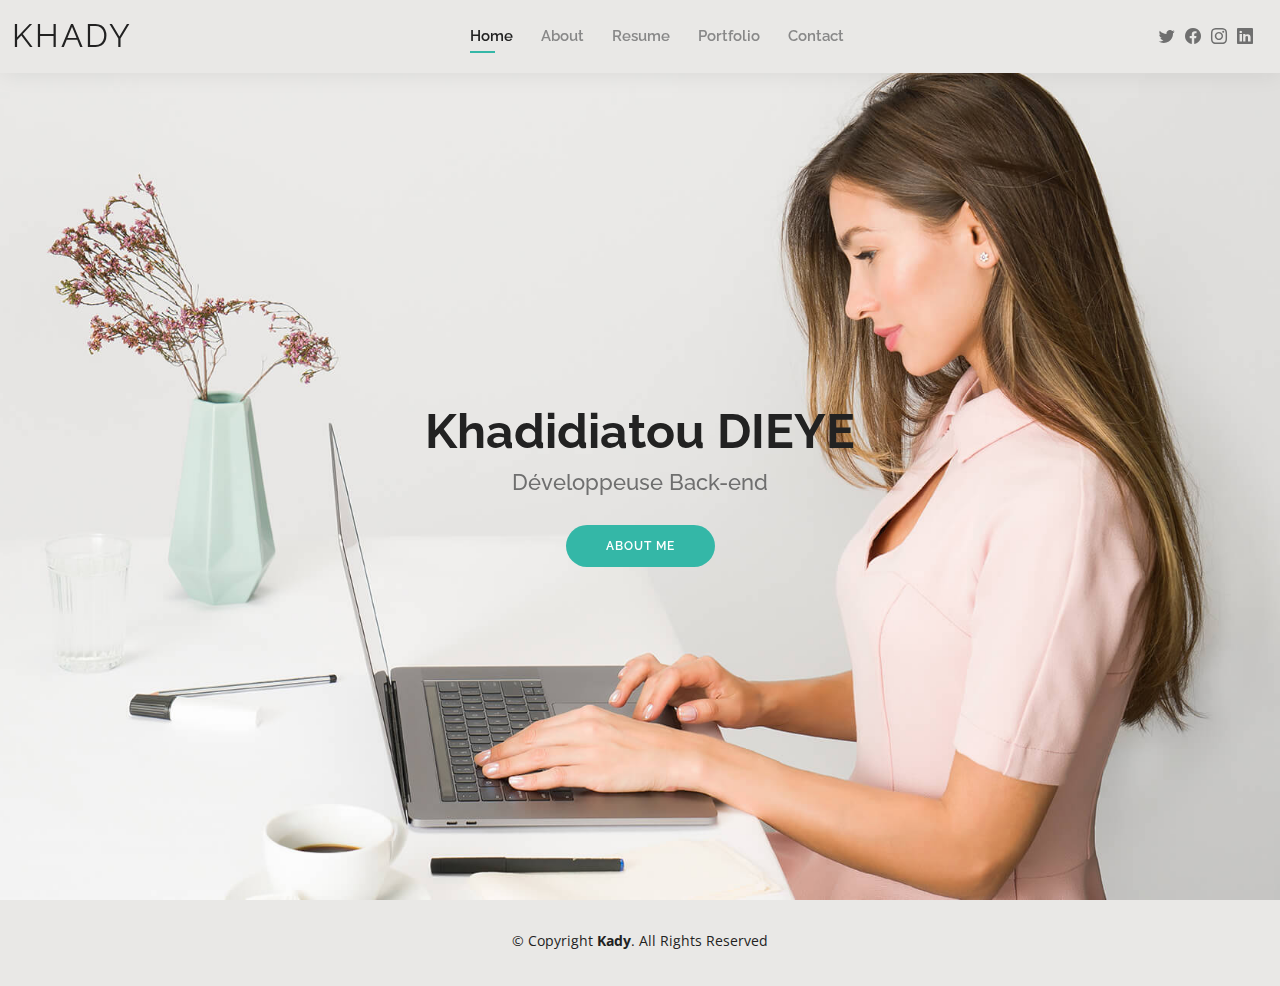
<file: index.html>
<!DOCTYPE html>
<html lang="en">

<head>
  <meta charset="utf-8">
  <meta content="width=device-width, initial-scale=1.0" name="viewport">

  <title>Kelly Bootstrap Template - Index</title>
  <meta content="" name="description">
  <meta content="" name="keywords">

  <!-- Favicons -->
  <link href="assets/img/favicon.png" rel="icon">
  <link href="assets/img/apple-touch-icon.png" rel="apple-touch-icon">

  <!-- Google Fonts -->
  <link href="https://fonts.googleapis.com/css?family=Open+Sans:300,300i,400,400i,600,600i,700,700i|Raleway:300,300i,400,400i,500,500i,600,600i,700,700i|Poppins:300,300i,400,400i,500,500i,600,600i,700,700i" rel="stylesheet">

  <!-- Vendor CSS Files -->
  <link href="assets/vendor/aos/aos.css" rel="stylesheet">
  <link href="assets/vendor/bootstrap/css/bootstrap.min.css" rel="stylesheet">
  <link href="assets/vendor/bootstrap-icons/bootstrap-icons.css" rel="stylesheet">
  <link href="assets/vendor/boxicons/css/boxicons.min.css" rel="stylesheet">
  <link href="assets/vendor/glightbox/css/glightbox.min.css" rel="stylesheet">
  <link href="assets/vendor/swiper/swiper-bundle.min.css" rel="stylesheet">

  <!-- Template Main CSS File -->
  <link href="assets/css/style.css" rel="stylesheet">

  <!-- =======================================================
  * Template Name: Kelly
  * Template URL: https://bootstrapmade.com/kelly-free-bootstrap-cv-resume-html-template/
  * Updated: Mar 17 2024 with Bootstrap v5.3.3
  * Author: BootstrapMade.com
  * License: https://bootstrapmade.com/license/
  ======================================================== -->
</head>

<body>

  <!-- ======= Header ======= -->
  <header id="header" class="fixed-top">
    <div class="container-fluid d-flex justify-content-between align-items-center">

      <h1 class="logo me-auto me-lg-0"><a href="index.html">Khady</a></h1>
      <!-- Uncomment below if you prefer to use an image logo -->
      <!-- <a href="index.html" class="logo"><img src="assets/img/logo.png" alt="" class="img-fluid"></a>-->

      <nav id="navbar" class="navbar order-last order-lg-0">
        <ul>
          <li><a class="active" href="index.html">Home</a></li>
          <li><a href="about.html">About</a></li>
          <li><a href="resume.html">Resume</a></li>
          <li><a href="portfolio.html">Portfolio</a></li>
          <li><a href="contact.html">Contact</a></li>
        </ul>
        <i class="bi bi-list mobile-nav-toggle"></i>
      </nav><!-- .navbar -->

      <div class="header-social-links">
        <a href="#" class="twitter"><i class="bi bi-twitter"></i></a>
        <a href="#" class="facebook"><i class="bi bi-facebook"></i></a>
        <a href="#" class="instagram"><i class="bi bi-instagram"></i></a>
        <a href="#" class="linkedin"><i class="bi bi-linkedin"></i></i></a>
      </div>

    </div>

  </header><!-- End Header -->

  <!-- ======= Hero Section ======= -->
  <section id="hero" class="d-flex align-items-center">
    <div class="container d-flex flex-column align-items-center" data-aos="zoom-in" data-aos-delay="100">
      <h1>Khadidiatou DIEYE</h1>
      <h2>Développeuse Back-end</h2>
      <a href="about.html" class="btn-about">About Me</a>
    </div>
  </section><!-- End Hero -->

  <!-- ======= Footer ======= -->
  <footer id="footer">
    <div class="container">
      <div class="copyright">
        &copy; Copyright <strong><span>Kady</span></strong>. All Rights Reserved
      </div>
      <div class="credits">
        <!-- All the links in the footer should remain intact. -->
        <!-- You can delete the links only if you purchased the pro version. -->
        <!-- Licensing information: https://bootstrapmade.com/license/ -->
        <!-- Purchase the pro version with working PHP/AJAX contact form: https://bootstrapmade.com/kelly-free-bootstrap-cv-resume-html-template/ -->
      </div>
    </div>
  </footer><!-- End  Footer -->

  <div id="preloader"></div>
  <a href="#" class="back-to-top d-flex align-items-center justify-content-center"><i class="bi bi-arrow-up-short"></i></a>

  <!-- Vendor JS Files -->
  <script src="assets/vendor/purecounter/purecounter_vanilla.js"></script>
  <script src="assets/vendor/aos/aos.js"></script>
  <script src="assets/vendor/bootstrap/js/bootstrap.bundle.min.js"></script>
  <script src="assets/vendor/glightbox/js/glightbox.min.js"></script>
  <script src="assets/vendor/isotope-layout/isotope.pkgd.min.js"></script>
  <script src="assets/vendor/swiper/swiper-bundle.min.js"></script>
  <script src="assets/vendor/waypoints/noframework.waypoints.js"></script>
  <script src="assets/vendor/php-email-form/validate.js"></script>

  <!-- Template Main JS File -->
  <script src="assets/js/main.js"></script>

</body>

</html>
</file>
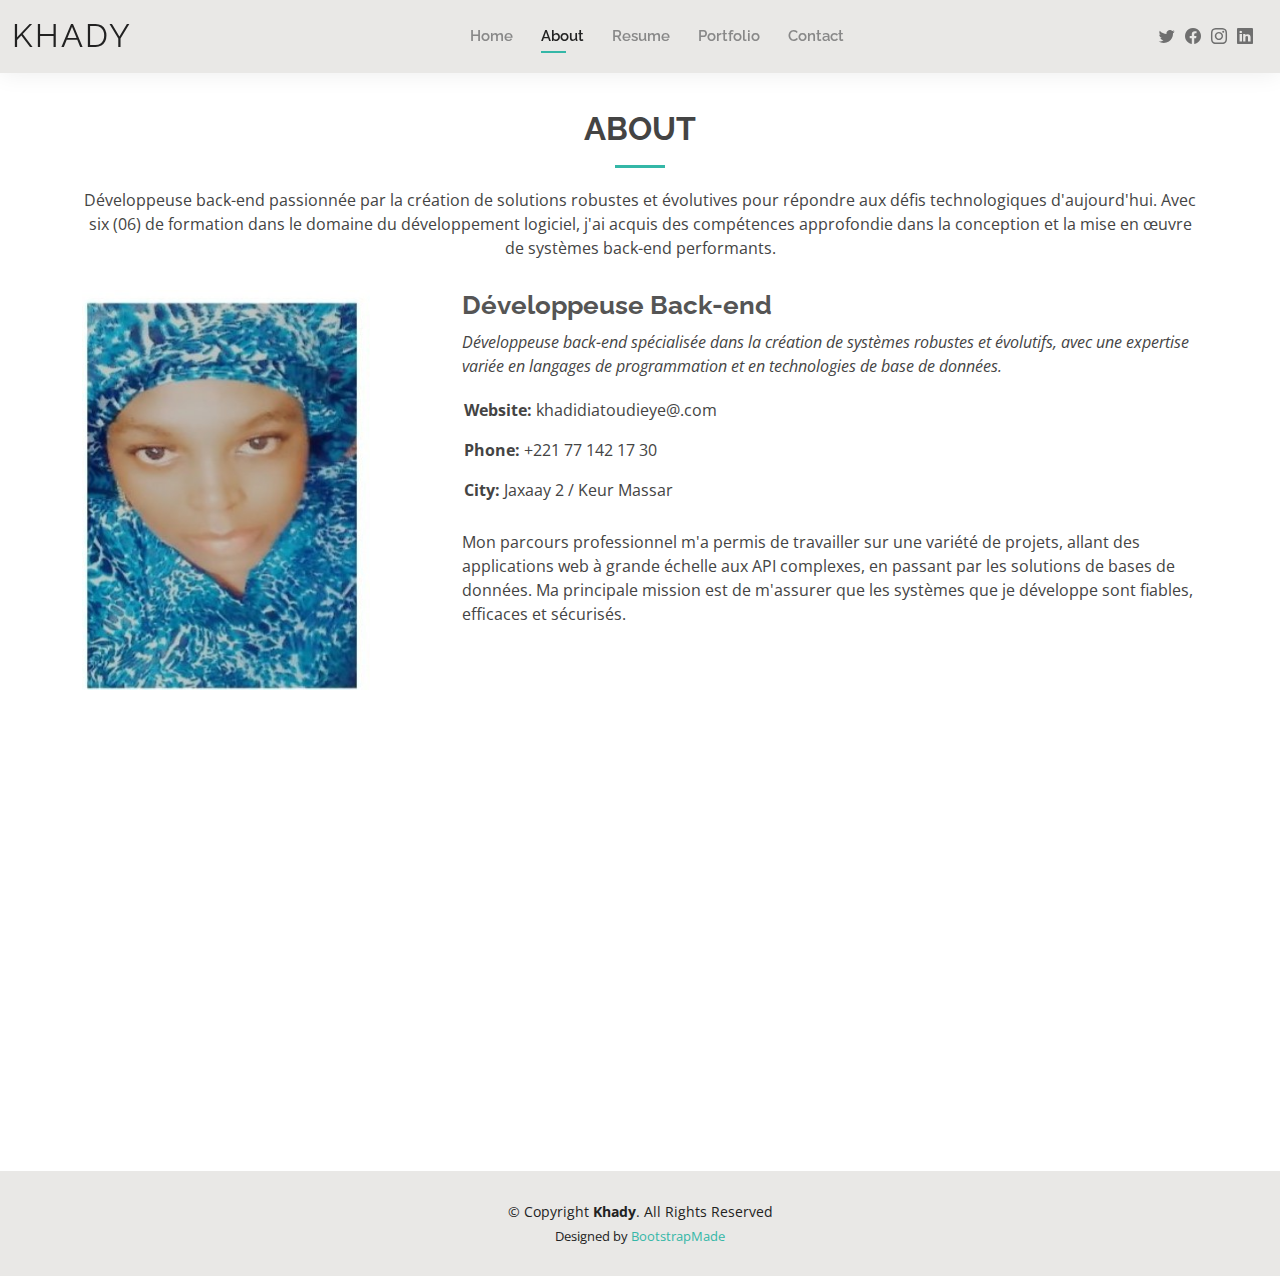
<file: about.html>
<!DOCTYPE html>
<html lang="en">

<head>
  <meta charset="utf-8">
  <meta content="width=device-width, initial-scale=1.0" name="viewport">

  <title>About - Kelly Bootstrap Template</title>
  <meta content="" name="description">
  <meta content="" name="keywords">

  <!-- Favicons -->
  <link href="assets/img/favicon.png" rel="icon">
  <link href="assets/img/apple-touch-icon.png" rel="apple-touch-icon">

  <!-- Google Fonts -->
  <link
    href="https://fonts.googleapis.com/css?family=Open+Sans:300,300i,400,400i,600,600i,700,700i|Raleway:300,300i,400,400i,500,500i,600,600i,700,700i|Poppins:300,300i,400,400i,500,500i,600,600i,700,700i"
    rel="stylesheet">

  <!-- Vendor CSS Files -->
  <link href="assets/vendor/aos/aos.css" rel="stylesheet">
  <link href="assets/vendor/bootstrap/css/bootstrap.min.css" rel="stylesheet">
  <link href="assets/vendor/bootstrap-icons/bootstrap-icons.css" rel="stylesheet">
  <link href="assets/vendor/boxicons/css/boxicons.min.css" rel="stylesheet">
  <link href="assets/vendor/glightbox/css/glightbox.min.css" rel="stylesheet">
  <link href="assets/vendor/swiper/swiper-bundle.min.css" rel="stylesheet">

  <!-- Template Main CSS File -->
  <link href="assets/css/style.css" rel="stylesheet">

  <!-- =======================================================
  * Template Name: Kelly
  * Template URL: https://bootstrapmade.com/kelly-free-bootstrap-cv-resume-html-template/
  * Updated: Mar 17 2024 with Bootstrap v5.3.3
  * Author: BootstrapMade.com
  * License: https://bootstrapmade.com/license/
  ======================================================== -->
</head>

<body>

  <!-- ======= Header ======= -->
  <header id="header" class="fixed-top">
    <div class="container-fluid d-flex justify-content-between align-items-center">

      <h1 class="logo me-auto me-lg-0"><a href="index.html">Khady</a></h1>
      <!-- Uncomment below if you prefer to use an image logo -->
      <!-- <a href="index.html" class="logo"><img src="assets/img/logo.png" alt="" class="img-fluid"></a>-->

      <nav id="navbar" class="navbar order-last order-lg-0">
        <ul>
          <li><a href="index.html">Home</a></li>
          <li><a class="active" href="about.html">About</a></li>
          <li><a href="resume.html">Resume</a></li>
          <li><a href="portfolio.html">Portfolio</a></li>
          <li><a href="contact.html">Contact</a></li>
        </ul>
        <i class="bi bi-list mobile-nav-toggle"></i>
      </nav><!-- .navbar -->

      <div class="header-social-links">
        <a href="#" class="twitter"><i class="bi bi-twitter"></i></a>
        <a href="#" class="facebook"><i class="bi bi-facebook"></i></a>
        <a href="#" class="instagram"><i class="bi bi-instagram"></i></a>
        <a href="#" class="linkedin"><i class="bi bi-linkedin"></i></i></a>
      </div>

    </div>

  </header><!-- End Header -->

  <main id="main">

    <!-- ======= About Section ======= -->
    <section id="about" class="about">
      <div class="container" data-aos="fade-up">

        <div class="section-title">
          <h2>About</h2>
          <p>Développeuse back-end passionnée par la création de solutions robustes et évolutives pour répondre aux
            défis technologiques d'aujourd'hui. Avec six (06) de formation dans le domaine du développement logiciel,
            j'ai acquis des compétences approfondie dans la conception et la mise en œuvre de systèmes back-end
            performants.</p>
        </div>

        <div class="row">
          <div class="col-lg-4">
            <img src="assets/img/khady.jpg" class="img-fluid" alt="" style="height: 25rem !important; width: 18rem;">
          </div>
          <div class="col-lg-8 pt-4 pt-lg-0 content">
            <h3>Développeuse Back-end</h3>
            <p class="fst-italic">
              Développeuse back-end spécialisée dans la création de systèmes robustes et évolutifs, avec une expertise
              variée en langages de programmation et en technologies de base de données.
            </p>
            <div class="row">
              <div class="col-lg-6">
                <ul>
                  <!-- <li><i class="bi bi-rounded-right"></i> <strong>Birthday:</strong> 1 May 1995</li> -->
                  <li><i class="bi bi-rounded-right"></i> <strong>Website:</strong> khadidiatoudieye@.com</li>
                  <li><i class="bi bi-rounded-right"></i> <strong>Phone:</strong> +221 77 142 17 30</li>
                  <li><i class="bi bi-rounded-right"></i> <strong>City:</strong> Jaxaay 2 / Keur Massar</li>
                </ul>
              </div>
              <div class="col-lg-6">
                <ul>
                  <!-- <li><i class="bi bi-rounded-right"></i> <strong>Age:</strong> 30</li>
                  <li><i class="bi bi-rounded-right"></i> <strong>Degree:</strong> Master</li>
                  <li><i class="bi bi-rounded-right"></i> <strong>PhEmailone:</strong> email@example.com</li>
                  <li><i class="bi bi-rounded-right"></i> <strong>Freelance:</strong> Available</li> -->
                </ul>
              </div>
            </div>
            <p>
              Mon parcours professionnel m'a permis de travailler sur une variété de projets, allant des applications
              web à grande échelle aux API complexes, en passant par les solutions de bases de données. Ma principale
              mission est de m'assurer que les systèmes que je développe sont fiables, efficaces et sécurisés.
            </p>
          </div>
        </div>

      </div>
    </section><!-- End About Section -->

    <!-- ======= Skills Section ======= -->
    <section id="skills" class="skills">
      <div class="container" data-aos="fade-up">

        <div class="section-title">
          <h2>Compétences</h2>
          <p>En tant que développeuse back-end, je suis à l'aise avec un large éventail de technologies, notamment
            [mentionner les langages de programmation comme PHP, HTML, etc.], les frameworks [LARAVEL], ainsi que les bases de données relationnelles et
            non relationnelles telles que [nommer les bases de données utilisées comme MySQL, MongoDB, etc.].</p>
        </div>

        <div class="row skills-content">

          <div class="col-lg-6">

            <div class="progress">
              <span class="skill">LARAVEL<i class="val">80%</i></span>
              <div class="progress-bar-wrap">
                <div class="progress-bar" role="progressbar" aria-valuenow="80" aria-valuemin="0" aria-valuemax="80">
                </div>
              </div>
            </div>

            <!-- <div class="progress">
              <span class="skill">CSS <i class="val">30%</i></span>
              <div class="progress-bar-wrap">
                <div class="progress-bar" role="progressbar" aria-valuenow="30" aria-valuemin="0" aria-valuemax="30">
                </div>
              </div>
            </div> -->

            <!-- <div class="progress">
              <span class="skill">JavaScript <i class="val">25%</i></span>
              <div class="progress-bar-wrap">
                <div class="progress-bar" role="progressbar" aria-valuenow="25" aria-valuemin="0" aria-valuemax="25">
                </div>
              </div>
            </div> -->

          </div>

          <div class="col-lg-6">

            <div class="progress">
              <span class="skill">PHP <i class="val">90%</i></span>
              <div class="progress-bar-wrap">
                <div class="progress-bar" role="progressbar" aria-valuenow="90" aria-valuemin="0" aria-valuemax="90">
                </div>
              </div>
            </div>

            <div class="progress">
              <span class="skill">WordPress/CMS <i class="val">90%</i></span>
              <div class="progress-bar-wrap">
                <div class="progress-bar" role="progressbar" aria-valuenow="90" aria-valuemin="0" aria-valuemax="90">
                </div>
              </div>
            </div>

            <!-- <div class="progress">
              <span class="skill">Photoshop <i class="val">55%</i></span>
              <div class="progress-bar-wrap">
                <div class="progress-bar" role="progressbar" aria-valuenow="55" aria-valuemin="0" aria-valuemax="100">
                </div>
              </div> -->
            </div>

          </div>

        </div>

      </div>
   
    

        <!-- <div class="section-title">
          <h2>Facts</h2>
          <p>Magnam dolores commodi suscipit. Necessitatibus eius consequatur ex aliquid fuga eum quidem. Sit sint
            consectetur velit. Quisquam quos quisquam cupiditate. Et nemo qui impedit suscipit alias ea. Quia fugiat sit
            in iste officiis commodi quidem hic quas.</p>
        </div>

        <div class="row counters">

          <div class="col-lg-3 col-6 text-center">
            <span data-purecounter-start="0" data-purecounter-end="232" data-purecounter-duration="1"
              class="purecounter"></span>
            <p>Clients</p>
          </div> -->

      
        </div>

      


    <!-- ======= Testimonials Section ======= -->
    <!-- <section id="testimonials" class="testimonials">
      <div class="container" data-aos="fade-up">

        <!-- <div class="section-title">
          <h2>Testimonials</h2>
          <p>Magnam dolores commodi suscipit. Necessitatibus eius consequatur ex aliquid fuga eum quidem. Sit sint
            consectetur velit. Quisquam quos quisquam cupiditate. Et nemo qui impedit suscipit alias ea. Quia fugiat sit
            in iste officiis commodi quidem hic quas.</p>
        </div> -->

        <!-- <div class="testimonials-slider swiper" data-aos="fade-up" data-aos-delay="100">
          <div class="swiper-wrapper">

            <div class="swiper-slide">
              <div class="testimonial-item">
                <img src="assets/img/testimonials/testimonials-1.jpg" class="testimonial-img" alt="">
                <h3>Saul Goodman</h3>
                <h4>Ceo &amp; Founder</h4>
                <p>
                  <i class="bx bxs-quote-alt-left quote-icon-left"></i>
                  Proin iaculis purus consequat sem cure digni ssim donec porttitora entum suscipit rhoncus. Accusantium
                  quam, ultricies eget id, aliquam eget nibh et. Maecen aliquam, risus at semper.
                  <i class="bx bxs-quote-alt-right quote-icon-right"></i>
                </p>
              </div>
            </div>End testimonial item -->


  </main><!-- End #main -->

  <!-- ======= Footer ======= -->
  <footer id="footer">
    <div class="container">
      <div class="copyright">
        &copy; Copyright <strong><span>Khady</span></strong>. All Rights Reserved
      </div>
      <div class="credits">
        <!-- All the links in the footer should remain intact. -->
        <!-- You can delete the links only if you purchased the pro version. -->
        <!-- Licensing information: https://bootstrapmade.com/license/ -->
        <!-- Purchase the pro version with working PHP/AJAX contact form: https://bootstrapmade.com/kelly-free-bootstrap-cv-resume-html-template/ -->
        Designed by <a href="https://bootstrapmade.com/">BootstrapMade</a>
      </div>
    </div>
  </footer><!-- End  Footer -->

  <div id="preloader"></div>
  <a href="#" class="back-to-top d-flex align-items-center justify-content-center"><i
      class="bi bi-arrow-up-short"></i></a>

  <!-- Vendor JS Files -->
  <script src="assets/vendor/purecounter/purecounter_vanilla.js"></script>
  <script src="assets/vendor/aos/aos.js"></script>
  <script src="assets/vendor/bootstrap/js/bootstrap.bundle.min.js"></script>
  <script src="assets/vendor/glightbox/js/glightbox.min.js"></script>
  <script src="assets/vendor/isotope-layout/isotope.pkgd.min.js"></script>
  <script src="assets/vendor/swiper/swiper-bundle.min.js"></script>
  <script src="assets/vendor/waypoints/noframework.waypoints.js"></script>
  <script src="assets/vendor/php-email-form/validate.js"></script>

  <!-- Template Main JS File -->
  <script src="assets/js/main.js"></script>

</body>

</html>
</file>
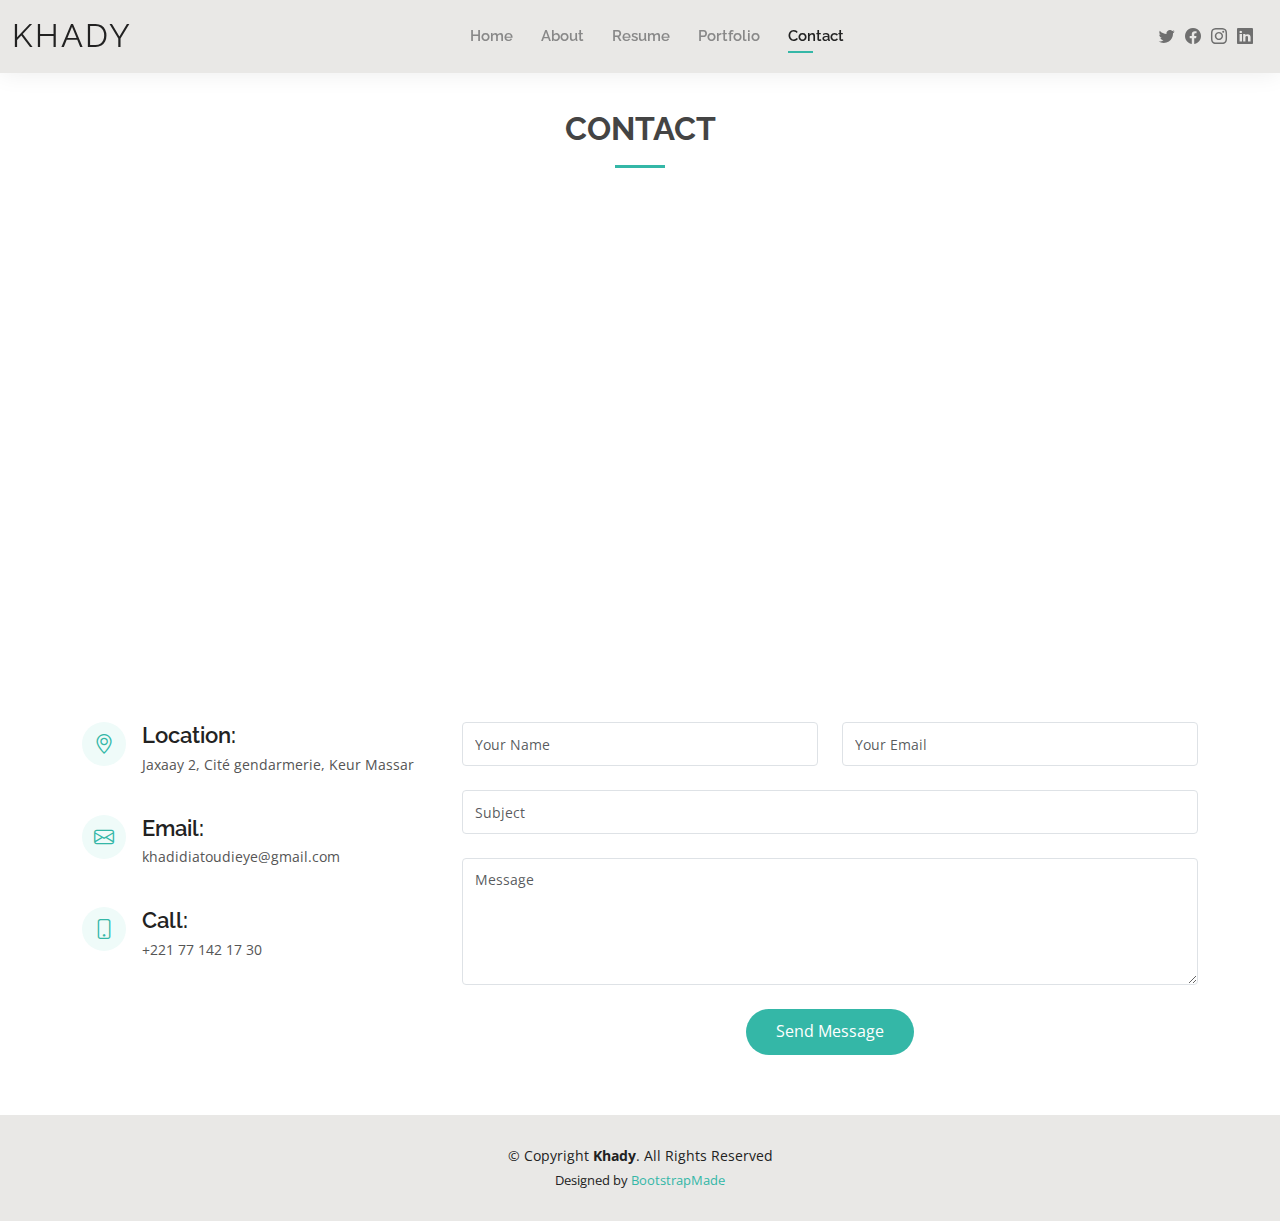
<file: contact.html>
<!DOCTYPE html>
<html lang="en">

<head>
  <meta charset="utf-8">
  <meta content="width=device-width, initial-scale=1.0" name="viewport">

  <title>Contact - Khady</title>
  <meta content="" name="description">
  <meta content="" name="keywords">

  <!-- Favicons -->
  <link href="assets/img/favicon.png" rel="icon">
  <link href="assets/img/apple-touch-icon.png" rel="apple-touch-icon">

  <!-- Google Fonts -->
  <link
    href="https://fonts.googleapis.com/css?family=Open+Sans:300,300i,400,400i,600,600i,700,700i|Raleway:300,300i,400,400i,500,500i,600,600i,700,700i|Poppins:300,300i,400,400i,500,500i,600,600i,700,700i"
    rel="stylesheet">

  <!-- Vendor CSS Files -->
  <link href="assets/vendor/aos/aos.css" rel="stylesheet">
  <link href="assets/vendor/bootstrap/css/bootstrap.min.css" rel="stylesheet">
  <link href="assets/vendor/bootstrap-icons/bootstrap-icons.css" rel="stylesheet">
  <link href="assets/vendor/boxicons/css/boxicons.min.css" rel="stylesheet">
  <link href="assets/vendor/glightbox/css/glightbox.min.css" rel="stylesheet">
  <link href="assets/vendor/swiper/swiper-bundle.min.css" rel="stylesheet">

  <!-- Template Main CSS File -->
  <link href="assets/css/style.css" rel="stylesheet">

  <!-- =======================================================
  * Template Name: Kelly
  * Template URL: https://bootstrapmade.com/kelly-free-bootstrap-cv-resume-html-template/
  * Updated: Mar 17 2024 with Bootstrap v5.3.3
  * Author: BootstrapMade.com
  * License: https://bootstrapmade.com/license/
  ======================================================== -->
</head>

<body>

  <!-- ======= Header ======= -->
  <header id="header" class="fixed-top">
    <div class="container-fluid d-flex justify-content-between align-items-center">

      <h1 class="logo me-auto me-lg-0"><a href="index.html">Khady</a></h1>
      <!-- Uncomment below if you prefer to use an image logo -->
      <!-- <a href="index.html" class="logo"><img src="assets/img/logo.png" alt="" class="img-fluid"></a>-->

      <nav id="navbar" class="navbar order-last order-lg-0">
        <ul>
          <li><a href="index.html">Home</a></li>
          <li><a href="about.html">About</a></li>
          <li><a href="resume.html">Resume</a></li>
          <li><a href="portfolio.html">Portfolio</a></li>
          <li><a class="active" href="contact.html">Contact</a></li>
        </ul>
        <i class="bi bi-list mobile-nav-toggle"></i>
      </nav><!-- .navbar -->

      <div class="header-social-links">
        <a href="#" class="twitter"><i class="bi bi-twitter"></i></a>
        <a href="#" class="facebook"><i class="bi bi-facebook"></i></a>
        <a href="#" class="instagram"><i class="bi bi-instagram"></i></a>
        <a href="#" class="linkedin"><i class="bi bi-linkedin"></i></i></a>
      </div>

    </div>

  </header><!-- End Header -->

  <main id="main">

    <!-- ======= Contact Section ======= -->
    <section id="contact" class="contact">
      <div class="container" data-aos="fade-up">

        <div class="section-title">
          <h2>Contact</h2>
        </div>

        <div class="carte">
          <div>
            <iframe
            src="https://www.google.com/maps/embed?pb=!1m18!1m12!1m3!1d3858.043879114564!2d-17.286187926292452!3d14.766558072994833!2m3!1f0!2f0!3f0!3m2!1i1024!2i768!4f13.1!3m3!1m2!1s0xec1a1d3f4a70497%3A0x35e687a26776344e!2sJaxaay!5e0!3m2!1sfr!2ssn!4v1716410222360!5m2!1sfr!2ssn"
            width="1000" height="450" style="border:0;" allowfullscreen="" loading="lazy"
            referrerpolicy="no-referrer-when-downgrade"></iframe>
          </div>
        </div>

        <div class="row mt-5">

          <div class="col-lg-4">
            <div class="info">
              <div class="address">
                <i class="bi bi-geo-alt"></i>
                <h4>Location:</h4>
                <p>Jaxaay 2, Cité gendarmerie, Keur Massar</p>
              </div>

              <div class="email">
                <i class="bi bi-envelope"></i>
                <h4>Email:</h4>
                <p>khadidiatoudieye@gmail.com</p>
              </div>

              <div class="phone">
                <i class="bi bi-phone"></i>
                <h4>Call:</h4>
                <p>+221 77 142 17 30</p>
              </div>

            </div>

          </div>

          <div class="col-lg-8 mt-5 mt-lg-0">

            <form action="forms/contact.php" method="post" role="form" class="php-email-form">
              <div class="row">
                <div class="col-md-6 form-group">
                  <input type="text" name="name" class="form-control" id="name" placeholder="Your Name" required>
                </div>
                <div class="col-md-6 form-group mt-3 mt-md-0">
                  <input type="email" class="form-control" name="email" id="email" placeholder="Your Email" required>
                </div>
              </div>
              <div class="form-group mt-3">
                <input type="text" class="form-control" name="subject" id="subject" placeholder="Subject" required>
              </div>
              <div class="form-group mt-3">
                <textarea class="form-control" name="message" rows="5" placeholder="Message" required></textarea>
              </div>
              <div class="my-3">
                <div class="loading">Loading</div>
                <div class="error-message"></div>
                <div class="sent-message">Your message has been sent. Thank you!</div>
              </div>
              <div class="text-center"><button type="submit">Send Message</button></div>
            </form>

          </div>

        </div>

      </div>
    </section><!-- End Contact Section -->

  </main><!-- End #main -->

  <!-- ======= Footer ======= -->
  <footer id="footer">
    <div class="container">
      <div class="copyright">
        &copy; Copyright <strong><span>Khady</span></strong>. All Rights Reserved
      </div>
      <div class="credits">
        <!-- All the links in the footer should remain intact. -->
        <!-- You can delete the links only if you purchased the pro version. -->
        <!-- Licensing information: https://bootstrapmade.com/license/ -->
        <!-- Purchase the pro version with working PHP/AJAX contact form: https://bootstrapmade.com/kelly-free-bootstrap-cv-resume-html-template/ -->
        Designed by <a href="https://bootstrapmade.com/">BootstrapMade</a>
      </div>
    </div>
  </footer><!-- End  Footer -->

  <div id="preloader"></div>
  <a href="#" class="back-to-top d-flex align-items-center justify-content-center"><i
      class="bi bi-arrow-up-short"></i></a>

  <!-- Vendor JS Files -->
  <script src="assets/vendor/purecounter/purecounter_vanilla.js"></script>
  <script src="assets/vendor/aos/aos.js"></script>
  <script src="assets/vendor/bootstrap/js/bootstrap.bundle.min.js"></script>
  <script src="assets/vendor/glightbox/js/glightbox.min.js"></script>
  <script src="assets/vendor/isotope-layout/isotope.pkgd.min.js"></script>
  <script src="assets/vendor/swiper/swiper-bundle.min.js"></script>
  <script src="assets/vendor/waypoints/noframework.waypoints.js"></script>
  <script src="assets/vendor/php-email-form/validate.js"></script>

  <!-- Template Main JS File -->
  <script src="assets/js/main.js"></script>

</body>

</html>
</file>
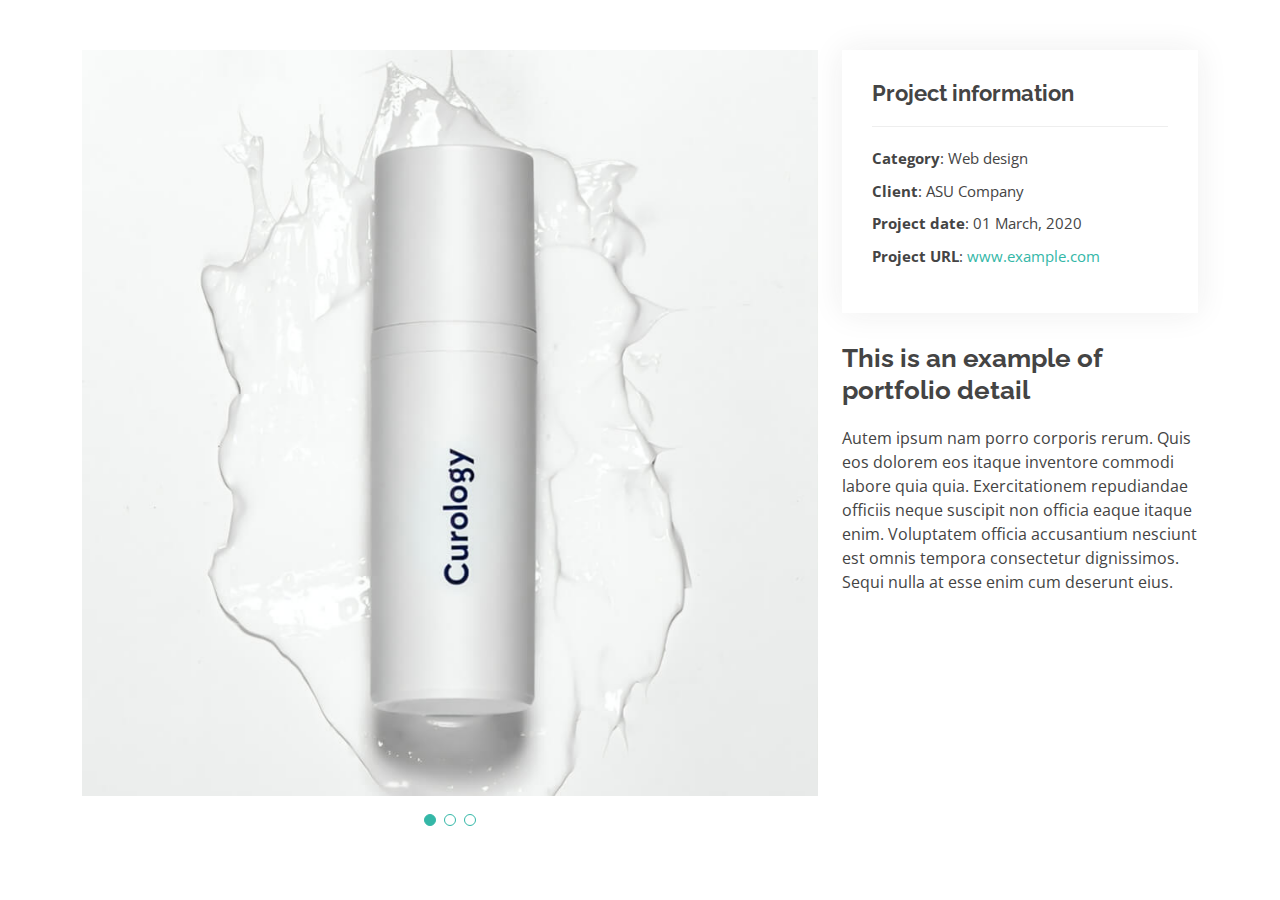
<file: portfolio-details.html>
<!DOCTYPE html>
<html lang="en">

<head>
  <meta charset="utf-8">
  <meta content="width=device-width, initial-scale=1.0" name="viewport">

  <title>Portfolio Details - Kelly Bootstrap Template</title>
  <meta content="" name="description">
  <meta content="" name="keywords">

  <!-- Favicons -->
  <link href="assets/img/favicon.png" rel="icon">
  <link href="assets/img/apple-touch-icon.png" rel="apple-touch-icon">

  <!-- Google Fonts -->
  <link href="https://fonts.googleapis.com/css?family=Open+Sans:300,300i,400,400i,600,600i,700,700i|Raleway:300,300i,400,400i,500,500i,600,600i,700,700i|Poppins:300,300i,400,400i,500,500i,600,600i,700,700i" rel="stylesheet">

  <!-- Vendor CSS Files -->
  <link href="assets/vendor/aos/aos.css" rel="stylesheet">
  <link href="assets/vendor/bootstrap/css/bootstrap.min.css" rel="stylesheet">
  <link href="assets/vendor/bootstrap-icons/bootstrap-icons.css" rel="stylesheet">
  <link href="assets/vendor/boxicons/css/boxicons.min.css" rel="stylesheet">
  <link href="assets/vendor/glightbox/css/glightbox.min.css" rel="stylesheet">
  <link href="assets/vendor/swiper/swiper-bundle.min.css" rel="stylesheet">

  <!-- Template Main CSS File -->
  <link href="assets/css/style.css" rel="stylesheet">

  <!-- =======================================================
  * Template Name: Kelly
  * Template URL: https://bootstrapmade.com/kelly-free-bootstrap-cv-resume-html-template/
  * Updated: Mar 17 2024 with Bootstrap v5.3.3
  * Author: BootstrapMade.com
  * License: https://bootstrapmade.com/license/
  ======================================================== -->
</head>

<body>

  <main id="main">

    <!-- ======= Portfolio Details Section ======= -->
    <section id="portfolio-details" class="portfolio-details">
      <div class="container">

        <div class="row gy-4">

          <div class="col-lg-8">
            <div class="portfolio-details-slider swiper">
              <div class="swiper-wrapper align-items-center">

                <div class="swiper-slide">
                  <img src="assets/img/portfolio/portfolio-1.jpg" alt="">
                </div>

                <div class="swiper-slide">
                  <img src="assets/img/portfolio/portfolio-2.jpg" alt="">
                </div>

                <div class="swiper-slide">
                  <img src="assets/img/portfolio/portfolio-3.jpg" alt="">
                </div>

              </div>
              <div class="swiper-pagination"></div>
            </div>
          </div>

          <div class="col-lg-4">
            <div class="portfolio-info">
              <h3>Project information</h3>
              <ul>
                <li><strong>Category</strong>: Web design</li>
                <li><strong>Client</strong>: ASU Company</li>
                <li><strong>Project date</strong>: 01 March, 2020</li>
                <li><strong>Project URL</strong>: <a href="#">www.example.com</a></li>
              </ul>
            </div>
            <div class="portfolio-description">
              <h2>This is an example of portfolio detail</h2>
              <p>
                Autem ipsum nam porro corporis rerum. Quis eos dolorem eos itaque inventore commodi labore quia quia. Exercitationem repudiandae officiis neque suscipit non officia eaque itaque enim. Voluptatem officia accusantium nesciunt est omnis tempora consectetur dignissimos. Sequi nulla at esse enim cum deserunt eius.
              </p>
            </div>
          </div>

        </div>

      </div>
    </section><!-- End Portfolio Details Section -->

  </main><!-- End #main -->

  <div id="preloader"></div>
  <a href="#" class="back-to-top d-flex align-items-center justify-content-center"><i class="bi bi-arrow-up-short"></i></a>

  <!-- Vendor JS Files -->
  <script src="assets/vendor/purecounter/purecounter_vanilla.js"></script>
  <script src="assets/vendor/aos/aos.js"></script>
  <script src="assets/vendor/bootstrap/js/bootstrap.bundle.min.js"></script>
  <script src="assets/vendor/glightbox/js/glightbox.min.js"></script>
  <script src="assets/vendor/isotope-layout/isotope.pkgd.min.js"></script>
  <script src="assets/vendor/swiper/swiper-bundle.min.js"></script>
  <script src="assets/vendor/waypoints/noframework.waypoints.js"></script>
  <script src="assets/vendor/php-email-form/validate.js"></script>

  <!-- Template Main JS File -->
  <script src="assets/js/main.js"></script>

</body>

</html>
</file>
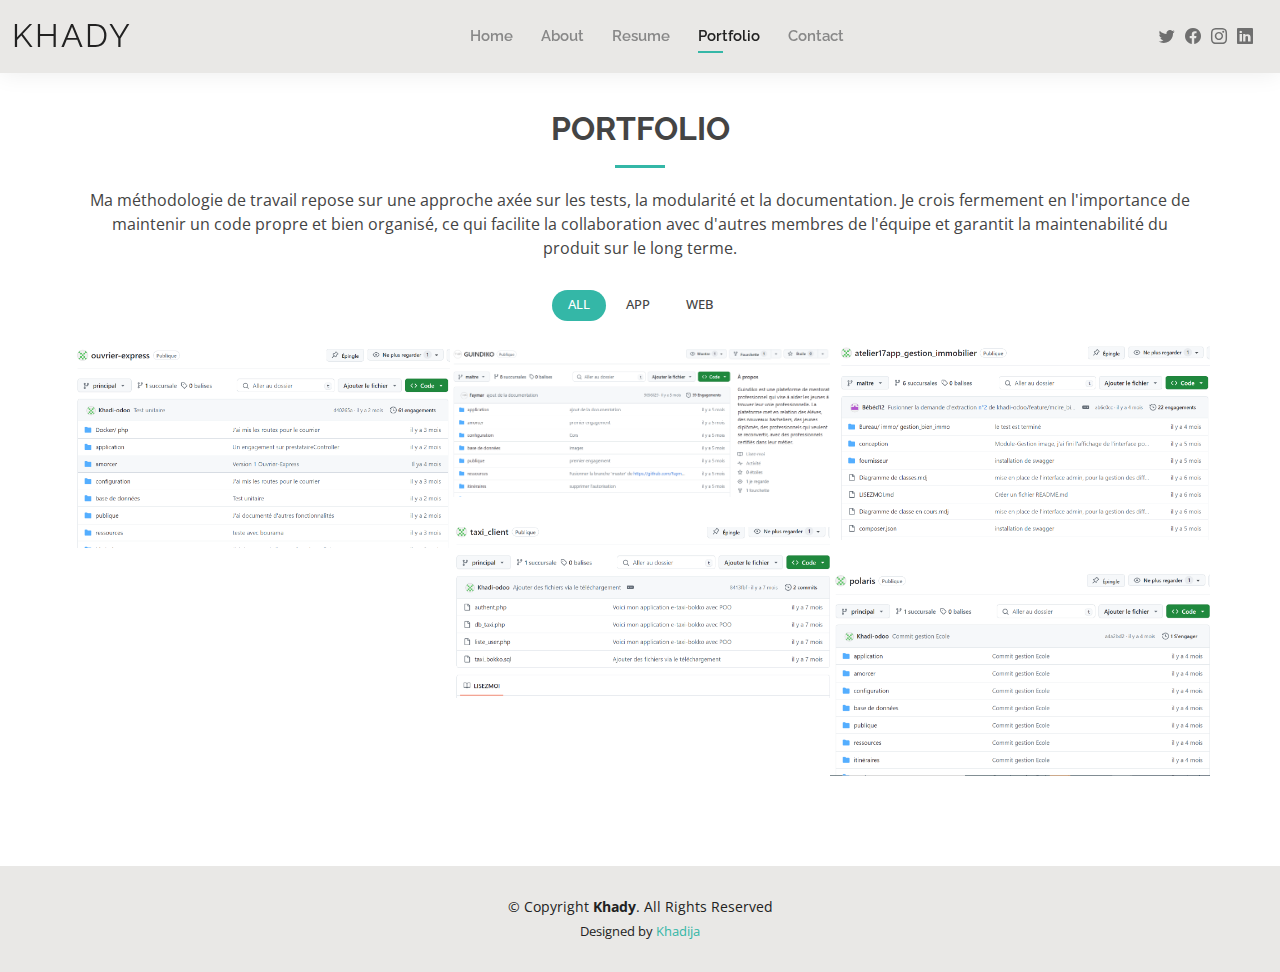
<file: portfolio.html>
<!DOCTYPE html>
<html lang="en">

<head>
  <meta charset="utf-8">
  <meta content="width=device-width, initial-scale=1.0" name="viewport">

  <title>Portfolio - Khadidiatou DIEYE</title>
  <meta content="" name="description">
  <meta content="" name="keywords">

  <!-- Favicons -->
  <link href="assets/img/favicon.png" rel="icon">
  <link href="assets/img/apple-touch-icon.png" rel="apple-touch-icon">

  <!-- Google Fonts -->
  <link
    href="https://fonts.googleapis.com/css?family=Open+Sans:300,300i,400,400i,600,600i,700,700i|Raleway:300,300i,400,400i,500,500i,600,600i,700,700i|Poppins:300,300i,400,400i,500,500i,600,600i,700,700i"
    rel="stylesheet">

  <!-- Vendor CSS Files -->
  <link href="assets/vendor/aos/aos.css" rel="stylesheet">
  <link href="assets/vendor/bootstrap/css/bootstrap.min.css" rel="stylesheet">
  <link href="assets/vendor/bootstrap-icons/bootstrap-icons.css" rel="stylesheet">
  <link href="assets/vendor/boxicons/css/boxicons.min.css" rel="stylesheet">
  <link href="assets/vendor/glightbox/css/glightbox.min.css" rel="stylesheet">
  <link href="assets/vendor/swiper/swiper-bundle.min.css" rel="stylesheet">

  <!-- Template Main CSS File -->
  <link href="assets/css/style.css" rel="stylesheet">

  <!-- =======================================================
  * Template Name: Kelly
  * Template URL: https://bootstrapmade.com/kelly-free-bootstrap-cv-resume-html-template/
  * Updated: Mar 17 2024 with Bootstrap v5.3.3
  * Author: BootstrapMade.com
  * License: https://bootstrapmade.com/license/
  ======================================================== -->
</head>

<body>

  <!-- ======= Header ======= -->
  <header id="header" class="fixed-top">
    <div class="container-fluid d-flex justify-content-between align-items-center">

      <h1 class="logo me-auto me-lg-0"><a href="index.html">Khady</a></h1>
      <!-- Uncomment below if you prefer to use an image logo -->
      <!-- <a href="index.html" class="logo"><img src="assets/img/logo.png" alt="" class="img-fluid"></a>-->

      <nav id="navbar" class="navbar order-last order-lg-0">
        <ul>
          <li><a href="index.html">Home</a></li>
          <li><a href="about.html">About</a></li>
          <li><a href="resume.html">Resume</a></li>
          <li><a class="active" href="portfolio.html">Portfolio</a></li>
          <li><a href="contact.html">Contact</a></li>
        </ul>
        <i class="bi bi-list mobile-nav-toggle"></i>
      </nav><!-- .navbar -->

      <div class="header-social-links">
        <a href="#" class="twitter"><i class="bi bi-twitter"></i></a>
        <a href="#" class="facebook"><i class="bi bi-facebook"></i></a>
        <a href="#" class="instagram"><i class="bi bi-instagram"></i></a>
        <a href="#" class="linkedin"><i class="bi bi-linkedin"></i></i></a>
      </div>

    </div>

  </header><!-- End Header -->

  <main id="main">

    <!-- ======= Portfolio Section ======= -->
    <section id="portfolio" class="portfolio">
      <div class="container" data-aos="fade-up">

        <div class="section-title">
          <h2>Portfolio</h2>
          <p>Ma méthodologie de travail repose sur une approche axée sur les tests, la modularité et la documentation.
            Je crois fermement en l'importance de maintenir un code propre et bien organisé, ce qui facilite la
            collaboration avec d'autres membres de l'équipe et garantit la maintenabilité du produit sur le long terme.
          </p>
        </div>

        <div class="row" data-aos="fade-up" data-aos-delay="100">
          <div class="col-lg-12 d-flex justify-content-center">
            <ul id="portfolio-flters">
              <li data-filter="*" class="filter-active">All</li>
              <li data-filter=".filter-app">App</li>
              
              <li data-filter=".filter-web">Web</li>
            </ul>
          </div>
        </div>

        <div class="row portfolio-container" data-aos="fade-up" data-aos-delay="200">
          <a href="https://github.com/khadi-odoo/ouvrier-express">
            <div class="col-lg-4 col-md-6 portfolio-item filter-app">
              <div class="portfolio-wrap">
                <img src="assets/img/prjt1.PNG" class="img-fluid" alt="">
              </div>
            </div>
          </a>

          <a href="https://github.com/Faymar/GUINDIKO">
            <div class="col-lg-4 col-md-6 portfolio-item filter-web">
              <div class="portfolio-wrap">
                <img src="assets/img/prjt2.PNG" class="img-fluid" alt="">
              </div>
            </div>
          </a>


          <a href="https://github.com/khadi-odoo/atelier17app_gestion_immobilier">
            <div class="col-lg-4 col-md-6 portfolio-item filter-app">
              <div class="portfolio-wrap">
                <img src="assets/img/prjt3.PNG" class="img-fluid" alt="">
              </div>
            </div>
          </a>

          <a href="https://github.com/khadi-odoo/taxi_client">
            <div class="col-lg-4 col-md-6 portfolio-item filter-app">
              <div class="portfolio-wrap">
                <img src="assets/img/prjt4.PNG" class="img-fluid" alt="">
              </div>
            </div>
          </a>


          <a href="https://github.com/khadi-odoo/polaris">
            <div class="col-lg-4 col-md-6 portfolio-item filter-app">
              <div class="portfolio-wrap">
                <img src="assets/img/prjt5.PNG" class="img-fluid" alt="">
              </div>
            </div>
          </a>







        </div>

      </div>
    </section><!-- End Portfolio Section -->

  </main><!-- End #main -->

  <!-- ======= Footer ======= -->
  <footer id="footer">
    <div class="container">
      <div class="copyright">
        &copy; Copyright <strong><span>Khady</span></strong>. All Rights Reserved
      </div>
      <div class="credits">
        <!-- All the links in the footer should remain intact. -->
        <!-- You can delete the links only if you purchased the pro version. -->
        <!-- Licensing information: https://bootstrapmade.com/license/ -->
        <!-- Purchase the pro version with working PHP/AJAX contact form: https://bootstrapmade.com/kelly-free-bootstrap-cv-resume-html-template/ -->
        Designed by <a href="#">Khadija</a>
      </div>
    </div>
  </footer><!-- End  Footer -->

  <div id="preloader"></div>
  <a href="#" class="back-to-top d-flex align-items-center justify-content-center"><i
      class="bi bi-arrow-up-short"></i></a>

  <!-- Vendor JS Files -->
  <script src="assets/vendor/purecounter/purecounter_vanilla.js"></script>
  <script src="assets/vendor/aos/aos.js"></script>
  <script src="assets/vendor/bootstrap/js/bootstrap.bundle.min.js"></script>
  <script src="assets/vendor/glightbox/js/glightbox.min.js"></script>
  <script src="assets/vendor/isotope-layout/isotope.pkgd.min.js"></script>
  <script src="assets/vendor/swiper/swiper-bundle.min.js"></script>
  <script src="assets/vendor/waypoints/noframework.waypoints.js"></script>
  <script src="assets/vendor/php-email-form/validate.js"></script>

  <!-- Template Main JS File -->
  <script src="assets/js/main.js"></script>

</body>

</html>
</file>
<file: assets/css/style.css>
/**
* Template Name: Kelly
* Template URL: https://bootstrapmade.com/kelly-free-bootstrap-cv-resume-html-template/
* Updated: Mar 17 2024 with Bootstrap v5.3.3
* Author: BootstrapMade.com
* License: https://bootstrapmade.com/license/
*/

/*--------------------------------------------------------------
# General
--------------------------------------------------------------*/
body {
  font-family: "Open Sans", sans-serif;
  color: #444444;
}

a {
  color: #34b7a7;
  text-decoration: none;
}

a:hover {
  color: #51cdbe;
  text-decoration: none;
}


.carte{
display: flex;
justify-content: center;
}

h1,
h2,
h3,
h4,
h5,
h6 {
  font-family: "Raleway", sans-serif;
}

#main {
  margin-top: 50px;
}

@media (max-width: 992px) {
  #main {
    margin-top: 30px;
  }
}

/*--------------------------------------------------------------
# Preloader
--------------------------------------------------------------*/
#preloader {
  position: fixed;
  top: 0;
  left: 0;
  right: 0;
  bottom: 0;
  z-index: 9999;
  overflow: hidden;
  background: #fff;
}

#preloader:before {
  content: "";
  position: fixed;
  top: calc(50% - 30px);
  left: calc(50% - 30px);
  border: 6px solid #34b7a7;
  border-top-color: #dcf5f2;
  border-radius: 50%;
  width: 60px;
  height: 60px;
  animation: animate-preloader 1s linear infinite;
}

@keyframes animate-preloader {
  0% {
    transform: rotate(0deg);
  }

  100% {
    transform: rotate(360deg);
  }
}

/*--------------------------------------------------------------
# Back to top button
--------------------------------------------------------------*/
.back-to-top {
  position: fixed;
  visibility: hidden;
  opacity: 0;
  right: 15px;
  bottom: 15px;
  z-index: 996;
  background: #34b7a7;
  width: 40px;
  height: 40px;
  border-radius: 50px;
  transition: all 0.4s;
}

.back-to-top i {
  font-size: 24px;
  color: #fff;
  line-height: 0;
}

.back-to-top:hover {
  background: #49cbbb;
  color: #fff;
}

.back-to-top.active {
  visibility: visible;
  opacity: 1;
}

/*--------------------------------------------------------------
# Header
--------------------------------------------------------------*/
#header {
  background: #e9e8e6;
  box-shadow: 0px 0px 25px 0 rgba(0, 0, 0, 0.08);
  z-index: 997;
  padding: 15px 0;
}

#header .logo {
  font-size: 32px;
  margin: 0;
  padding: 0;
  line-height: 1;
  font-weight: 400;
  letter-spacing: 2px;
  text-transform: uppercase;
}

#header .logo a {
  color: #222222;
}

#header .logo img {
  max-height: 40px;
}

@media (max-width: 992px) {
  #header .logo {
    font-size: 28px;
  }
}

/*--------------------------------------------------------------
# Header Social Links
--------------------------------------------------------------*/
.header-social-links {
  padding-right: 15px;
}

.header-social-links a {
  color: #6f6f6f;
  padding-left: 6px;
  display: inline-block;
  line-height: 0px;
  transition: 0.3s;
  font-size: 16px;
}

.header-social-links a:hover {
  color: #34b7a7;
}

/*--------------------------------------------------------------
# Navigation Menu
--------------------------------------------------------------*/
/**
* Desktop Navigation 
*/
.navbar {
  padding: 0;
}

.navbar ul {
  margin: 0;
  padding: 0;
  display: flex;
  list-style: none;
  align-items: center;
}

.navbar li {
  position: relative;
  padding: 10px 0 10px 28px;
}

.navbar a,
.navbar a:focus {
  display: flex;
  align-items: center;
  justify-content: space-between;
  font-family: "Raleway", sans-serif;
  font-size: 15px;
  font-weight: 600;
  color: #888888;
  white-space: nowrap;
  transition: 0.3s;
  position: relative;
}

.navbar a i,
.navbar a:focus i {
  font-size: 12px;
  line-height: 0;
  margin-left: 5px;
}

.navbar>ul>li>a:before {
  content: "";
  position: absolute;
  width: 0;
  height: 2px;
  bottom: -5px;
  left: 0;
  background-color: #34b7a7;
  visibility: hidden;
  width: 0px;
  transition: all 0.3s ease-in-out 0s;
}

.navbar a:hover:before,
.navbar li:hover>a:before,
.navbar .active:before {
  visibility: visible;
  width: 25px;
}

.navbar a:hover,
.navbar .active,
.navbar .active:focus,
.navbar li:hover>a {
  color: #222222;
}

.navbar .dropdown ul {
  display: block;
  position: absolute;
  left: 14px;
  top: calc(100% + 30px);
  margin: 0;
  padding: 10px 0;
  z-index: 99;
  opacity: 0;
  visibility: hidden;
  background: #fff;
  box-shadow: 0px 0px 30px rgba(127, 137, 161, 0.25);
  transition: 0.3s;
  border-radius: 4px;
}

.navbar .dropdown ul li {
  min-width: 200px;
  padding: 0;
}

.navbar .dropdown ul a {
  padding: 10px 20px;
  font-size: 15px;
  text-transform: none;
  font-weight: 600;
}

.navbar .dropdown ul a i {
  font-size: 12px;
}

.navbar .dropdown ul a:hover,
.navbar .dropdown ul .active:hover,
.navbar .dropdown ul li:hover>a {
  color: #34b7a7;
}

.navbar .dropdown:hover>ul {
  opacity: 1;
  top: 100%;
  visibility: visible;
}

.navbar .dropdown .dropdown ul {
  top: 0;
  left: calc(100% - 30px);
  visibility: hidden;
}

.navbar .dropdown .dropdown:hover>ul {
  opacity: 1;
  top: 0;
  left: 100%;
  visibility: visible;
}

@media (max-width: 1366px) {
  .navbar .dropdown .dropdown ul {
    left: -90%;
  }

  .navbar .dropdown .dropdown:hover>ul {
    left: -100%;
  }
}

/**
* Mobile Navigation 
*/
.mobile-nav-toggle {
  color: #222222;
  font-size: 28px;
  cursor: pointer;
  display: none;
  line-height: 0;
  transition: 0.5s;
}

.mobile-nav-toggle.bi-x {
  color: #fff;
}

@media (max-width: 991px) {
  .mobile-nav-toggle {
    display: block;
  }

  .navbar ul {
    display: none;
  }
}

.navbar-mobile {
  position: fixed;
  overflow: hidden;
  top: 0;
  right: 0;
  left: 0;
  bottom: 0;
  background: rgba(9, 9, 9, 0.9);
  transition: 0.3s;
  z-index: 999;
}

.navbar-mobile .mobile-nav-toggle {
  position: absolute;
  top: 15px;
  right: 15px;
}

.navbar-mobile ul {
  display: block;
  position: absolute;
  top: 55px;
  right: 15px;
  bottom: 15px;
  left: 15px;
  padding: 10px 0;
  border-radius: 10px;
  background-color: #fff;
  overflow-y: auto;
  transition: 0.3s;
}

.navbar-mobile a,
.navbar-mobile a:focus {
  font-size: 15px;
  padding-right: 15px;
  color: #222222;
}

.navbar-mobile a:hover,
.navbar-mobile .active,
.navbar-mobile li:hover>a {
  color: #34b7a7;
}

.navbar-mobile .getstarted,
.navbar-mobile .getstarted:focus {
  margin: 15px;
}

.navbar-mobile .dropdown ul {
  position: static;
  display: none;
  margin: 10px 20px;
  padding: 10px 0;
  z-index: 99;
  opacity: 1;
  visibility: visible;
  background: #fff;
  box-shadow: 0px 0px 30px rgba(127, 137, 161, 0.25);
}

.navbar-mobile .dropdown ul li {
  min-width: 200px;
}

.navbar-mobile .dropdown ul a {
  padding: 10px 20px;
}

.navbar-mobile .dropdown ul a i {
  font-size: 12px;
}

.navbar-mobile .dropdown ul a:hover,
.navbar-mobile .dropdown ul .active:hover,
.navbar-mobile .dropdown ul li:hover>a {
  color: #34b7a7;
}

.navbar-mobile .dropdown>.dropdown-active {
  display: block;
}

/*--------------------------------------------------------------
# Hero Section
--------------------------------------------------------------*/
#hero {
  width: 100%;
  height: 100vh;
  background: url("../img/hero-bg.jpg") top right;
  background-size: cover;
}

#hero .container {
  padding-top: 70px;
  position: relative;
}

@media (max-width: 992px) {
  #hero .container {
    padding-top: 58px;
  }
}

#hero h1 {
  margin: 0;
  font-size: 48px;
  font-weight: 700;
  line-height: 56px;
  color: #222222;
}

#hero h2 {
  color: #6f6f6f;
  margin: 10px 0 0 0;
  font-size: 22px;
}

#hero .btn-about {
  font-family: "Raleway", sans-serif;
  text-transform: uppercase;
  font-weight: 600;
  font-size: 12px;
  letter-spacing: 1px;
  display: inline-block;
  padding: 12px 40px;
  border-radius: 50px;
  transition: 0.5s;
  margin-top: 30px;
  color: #fff;
  background: #34b7a7;
}

#hero .btn-about:hover {
  background: #3dc8b7;
}

@media (min-width: 1024px) {
  #hero {
    background-attachment: fixed;
  }
}

@media (max-width: 992px) {
  #hero:before {
    content: "";
    background: rgba(255, 255, 255, 0.8);
    position: absolute;
    bottom: 0;
    top: 0;
    left: 0;
    right: 0;
  }

  #hero h1 {
    font-size: 28px;
    line-height: 36px;
  }

  #hero h2 {
    font-size: 18px;
    line-height: 24px;
  }
}

/*--------------------------------------------------------------
# Sections General
--------------------------------------------------------------*/
section {
  padding: 60px 0;
}

.section-bg {
  background-color: #e7f8f6;
}

.section-title {
  text-align: center;
  padding-bottom: 30px;
}

.section-title h2 {
  font-size: 32px;
  font-weight: bold;
  text-transform: uppercase;
  margin-bottom: 20px;
  padding-bottom: 20px;
  position: relative;
}

.section-title h2::after {
  content: "";
  position: absolute;
  display: block;
  width: 50px;
  height: 3px;
  background: #34b7a7;
  bottom: 0;
  left: calc(50% - 25px);
}

.section-title p {
  margin-bottom: 0;
}

/*--------------------------------------------------------------
# Cta
--------------------------------------------------------------*/
.cta {
  background: linear-gradient(rgba(0, 0, 0, 0.6), rgba(0, 0, 0, 0.6)), url("../img/bg-1.jpg") fixed center center;
  background-size: cover;
  padding: 80px 0;
}

.cta h3 {
  color: #fff;
  font-size: 28px;
  font-weight: 700;
}

.cta p {
  color: #fff;
}

.cta .cta-btn {
  font-family: "Raleway", sans-serif;
  text-transform: uppercase;
  font-weight: 500;
  font-size: 16px;
  letter-spacing: 1px;
  display: inline-block;
  padding: 8px 20px;
  border-radius: 2px;
  transition: 0.5s;
  margin: 10px;
  border: 2px solid #fff;
  color: #fff;
}

.cta .cta-btn:hover {
  background: #34b7a7;
  border: 2px solid #34b7a7;
}

@media (max-width: 1024px) {
  .cta {
    background-attachment: scroll;
  }
}

@media (min-width: 769px) {
  .cta .cta-btn-container {
    display: flex;
    align-items: center;
    justify-content: flex-end;
  }
}

/*--------------------------------------------------------------
# About
--------------------------------------------------------------*/
.about .content h3 {
  font-weight: 700;
  font-size: 26px;
  color: #555555;
}

.about .content ul {
  list-style: none;
  padding: 0;
}

.about .content ul li {
  padding-bottom: 10px;
}

.about .content ul i {
  font-size: 20px;
  padding-right: 2px;
  color: #34b7a7;
}

.about .content p:last-child {
  margin-bottom: 0;
}

/*--------------------------------------------------------------
# Skills
--------------------------------------------------------------*/
.skills .progress {
  height: 60px;
  display: block;
  background: none;
  border-radius: 0;
}

.skills .progress .skill {
  padding: 10px 0;
  margin: 0 0 6px 0;
  text-transform: uppercase;
  display: block;
  font-weight: 600;
  font-family: "Poppins", sans-serif;
  color: #222222;
}

.skills .progress .skill .val {
  float: right;
  font-style: normal;
}

.skills .progress-bar-wrap {
  background: #f3f3f3;
}

.skills .progress-bar {
  width: 1px;
  height: 10px;
  transition: 0.9s;
  background-color: #34b7a7;
}

/*--------------------------------------------------------------
# Facts
--------------------------------------------------------------*/
.facts .counters span {
  font-size: 48px;
  display: block;
  color: #34b7a7;
}

.facts .counters p {
  padding: 0;
  margin: 0 0 20px 0;
  font-family: "Raleway", sans-serif;
  font-size: 14px;
}

/*--------------------------------------------------------------
# Testimonials
--------------------------------------------------------------*/
.testimonials .section-header {
  margin-bottom: 40px;
}

.testimonials .testimonials-carousel,
.testimonials .testimonials-slider {
  overflow: hidden;
}

.testimonials .testimonial-item {
  text-align: center;
}

.testimonials .testimonial-item .testimonial-img {
  width: 120px;
  border-radius: 50%;
  border: 4px solid #fff;
  margin: 0 auto;
}

.testimonials .testimonial-item h3 {
  font-size: 20px;
  font-weight: bold;
  margin: 10px 0 5px 0;
  color: #111;
}

.testimonials .testimonial-item h4 {
  font-size: 14px;
  color: #999;
  margin: 0 0 15px 0;
}

.testimonials .testimonial-item .quote-icon-left,
.testimonials .testimonial-item .quote-icon-right {
  color: #c8efea;
  font-size: 26px;
}

.testimonials .testimonial-item .quote-icon-left {
  display: inline-block;
  left: -5px;
  position: relative;
}

.testimonials .testimonial-item .quote-icon-right {
  display: inline-block;
  right: -5px;
  position: relative;
  top: 10px;
}

.testimonials .testimonial-item p {
  font-style: italic;
  margin: 0 auto 15px auto;
}

@media (min-width: 992px) {
  .testimonials .testimonial-item p {
    width: 80%;
  }
}

.testimonials .swiper-pagination {
  margin-top: 20px;
  position: relative;
}

.testimonials .swiper-pagination .swiper-pagination-bullet {
  width: 12px;
  height: 12px;
  background-color: #fff;
  opacity: 1;
  border: 1px solid #34b7a7;
}

.testimonials .swiper-pagination .swiper-pagination-bullet-active {
  background-color: #34b7a7;
}

/*--------------------------------------------------------------
# Resume
--------------------------------------------------------------*/
.resume .resume-title {
  font-size: 26px;
  font-weight: 400;
  margin-top: 20px;
  margin-bottom: 20px;
  color: #222222;
}

.resume .resume-item {
  padding: 0 0 20px 20px;
  margin-top: -2px;
  border-left: 2px solid #34b7a7;
  position: relative;
}

.resume .resume-item h4 {
  line-height: 18px;
  font-size: 18px;
  font-weight: 600;
  font-family: "Poppins", sans-serif;
  color: #1d685f;
  margin-bottom: 10px;
}

.resume .resume-item h5 {
  font-size: 16px;
  background: #effbf9;
  padding: 5px 15px;
  display: inline-block;
  font-weight: 600;
  margin-bottom: 10px;
  color: #34b7a7;
}

.resume .resume-item ul {
  padding-left: 20px;
}

.resume .resume-item ul li {
  padding-bottom: 10px;
}

.resume .resume-item:last-child {
  padding-bottom: 0;
}

.resume .resume-item::before {
  content: "";
  position: absolute;
  width: 16px;
  height: 16px;
  border-radius: 50px;
  left: -9px;
  top: 0;
  background: #fff;
  border: 2px solid #34b7a7;
}

/*--------------------------------------------------------------
# Services
--------------------------------------------------------------*/
.services .icon-box {
  text-align: center;
  padding: 70px 20px 80px 20px;
  transition: all ease-in-out 0.3s;
  background: #fff;
  box-shadow: 0px 0 35px 0 rgba(0, 0, 0, 0.08);
}

.services .icon-box .icon {
  margin: 0 auto;
  width: 100px;
  height: 100px;
  display: flex;
  align-items: center;
  justify-content: center;
  transition: ease-in-out 0.3s;
  position: relative;
}

.services .icon-box .icon i {
  font-size: 36px;
  transition: 0.5s;
  position: relative;
}

.services .icon-box .icon svg {
  position: absolute;
  top: 0;
  left: 0;
}

.services .icon-box .icon svg path {
  transition: 0.5s;
  fill: #f5f5f5;
}

.services .icon-box h4 {
  font-weight: 600;
  margin: 10px 0 15px 0;
  font-size: 22px;
}

.services .icon-box h4 a {
  color: #222222;
  transition: ease-in-out 0.3s;
}

.services .icon-box p {
  line-height: 24px;
  font-size: 14px;
  margin-bottom: 0;
}

.services .iconbox-blue i {
  color: #47aeff;
}

.services .iconbox-blue:hover .icon i {
  color: #fff;
}

.services .iconbox-blue:hover .icon path {
  fill: #47aeff;
}

.services .iconbox-orange i {
  color: #ffa76e;
}

.services .iconbox-orange:hover .icon i {
  color: #fff;
}

.services .iconbox-orange:hover .icon path {
  fill: #ffa76e;
}

.services .iconbox-pink i {
  color: #e80368;
}

.services .iconbox-pink:hover .icon i {
  color: #fff;
}

.services .iconbox-pink:hover .icon path {
  fill: #e80368;
}

.services .iconbox-yellow i {
  color: #ffbb2c;
}

.services .iconbox-yellow:hover .icon i {
  color: #fff;
}

.services .iconbox-yellow:hover .icon path {
  fill: #ffbb2c;
}

.services .iconbox-red i {
  color: #ff5828;
}

.services .iconbox-red:hover .icon i {
  color: #fff;
}

.services .iconbox-red:hover .icon path {
  fill: #ff5828;
}

.services .iconbox-teal i {
  color: #11dbcf;
}

.services .iconbox-teal:hover .icon i {
  color: #fff;
}

.services .iconbox-teal:hover .icon path {
  fill: #11dbcf;
}

/*--------------------------------------------------------------
# Portfolio
--------------------------------------------------------------*/
.portfolio .portfolio-item {
  margin-bottom: 30px;
}

.portfolio #portfolio-flters {
  padding: 0;
  margin: 0 auto 20px auto;
  list-style: none;
  text-align: center;
}

.portfolio #portfolio-flters li {
  cursor: pointer;
  display: inline-block;
  padding: 8px 16px 10px 16px;
  font-size: 13px;
  font-weight: 500;
  line-height: 1;
  text-transform: uppercase;
  color: #444444;
  margin-bottom: 5px;
  transition: all 0.3s ease-in-out;
  border-radius: 50px;
}

.portfolio #portfolio-flters li:hover,
.portfolio #portfolio-flters li.filter-active {
  color: #fff;
  background: #34b7a7;
}

.portfolio #portfolio-flters li:last-child {
  margin-right: 0;
}

.portfolio .portfolio-wrap {
  transition: 0.3s;
  position: relative;
  overflow: hidden;
  z-index: 1;
  background: rgba(34, 34, 34, 0.6);
}

.portfolio .portfolio-wrap::before {
  content: "";
  background: rgba(34, 34, 34, 0.6);
  position: absolute;
  left: 0;
  right: 0;
  top: 0;
  bottom: 0;
  transition: all ease-in-out 0.3s;
  z-index: 2;
  opacity: 0;
}

.portfolio .portfolio-wrap img {
  transition: all ease-in-out 0.3s;
}

.portfolio .portfolio-wrap .portfolio-info {
  opacity: 0;
  position: absolute;
  top: 0;
  left: 0;
  right: 0;
  bottom: 0;
  z-index: 3;
  transition: all ease-in-out 0.3s;
  display: flex;
  flex-direction: column;
  justify-content: flex-end;
  align-items: flex-start;
  padding: 20px;
}

.portfolio .portfolio-wrap .portfolio-info h4 {
  font-size: 20px;
  color: #fff;
  font-weight: 600;
}

.portfolio .portfolio-wrap .portfolio-info p {
  color: rgba(255, 255, 255, 0.7);
  font-size: 14px;
  text-transform: uppercase;
  padding: 0;
  margin: 0;
  font-style: italic;
}

.portfolio .portfolio-wrap .portfolio-links {
  text-align: center;
  z-index: 4;
}

.portfolio .portfolio-wrap .portfolio-links a {
  color: #fff;
  margin: 0 5px 0 0;
  font-size: 28px;
  display: inline-block;
  transition: 0.3s;
}

.portfolio .portfolio-wrap .portfolio-links a:hover {
  color: #78d9cd;
}

.portfolio .portfolio-wrap:hover::before {
  opacity: 1;
}

.portfolio .portfolio-wrap:hover img {
  transform: scale(1.2);
}

.portfolio .portfolio-wrap:hover .portfolio-info {
  opacity: 1;
}

/*--------------------------------------------------------------
# Portfolio Details
--------------------------------------------------------------*/
.portfolio-details {
  padding-top: 0;
}

.portfolio-details .portfolio-details-slider img {
  width: 100%;
}

.portfolio-details .portfolio-details-slider .swiper-pagination {
  margin-top: 20px;
  position: relative;
}

.portfolio-details .portfolio-details-slider .swiper-pagination .swiper-pagination-bullet {
  width: 12px;
  height: 12px;
  background-color: #fff;
  opacity: 1;
  border: 1px solid #34b7a7;
}

.portfolio-details .portfolio-details-slider .swiper-pagination .swiper-pagination-bullet-active {
  background-color: #34b7a7;
}

.portfolio-details .portfolio-info {
  padding: 30px;
  box-shadow: 0px 0 30px rgba(34, 34, 34, 0.08);
}

.portfolio-details .portfolio-info h3 {
  font-size: 22px;
  font-weight: 700;
  margin-bottom: 20px;
  padding-bottom: 20px;
  border-bottom: 1px solid #eee;
}

.portfolio-details .portfolio-info ul {
  list-style: none;
  padding: 0;
  font-size: 15px;
}

.portfolio-details .portfolio-info ul li+li {
  margin-top: 10px;
}

.portfolio-details .portfolio-description {
  padding-top: 30px;
}

.portfolio-details .portfolio-description h2 {
  font-size: 26px;
  font-weight: 700;
  margin-bottom: 20px;
}

.portfolio-details .portfolio-description p {
  padding: 0;
}

/*--------------------------------------------------------------
# Contact
--------------------------------------------------------------*/
.contact .info {
  width: 100%;
  background: #fff;
}

.contact .info i {
  font-size: 20px;
  color: #34b7a7;
  float: left;
  width: 44px;
  height: 44px;
  background: #effbf9;
  display: flex;
  justify-content: center;
  align-items: center;
  border-radius: 50px;
  transition: all 0.3s ease-in-out;
}

.contact .info h4 {
  padding: 0 0 0 60px;
  font-size: 22px;
  font-weight: 600;
  margin-bottom: 5px;
  color: #222222;
}

.contact .info p {
  padding: 0 0 0 60px;
  margin-bottom: 0;
  font-size: 14px;
  color: #555555;
}

.contact .info .email,
.contact .info .phone {
  margin-top: 40px;
}

.contact .info .email:hover i,
.contact .info .address:hover i,
.contact .info .phone:hover i {
  background: #34b7a7;
  color: #fff;
}

.contact .php-email-form {
  width: 100%;
  background: #fff;
}

.contact .php-email-form .form-group {
  padding-bottom: 8px;
}

.contact .php-email-form .error-message {
  display: none;
  color: #fff;
  background: #ed3c0d;
  text-align: center;
  padding: 15px;
  font-weight: 600;
}

.contact .php-email-form .sent-message {
  display: none;
  color: #fff;
  background: #18d26e;
  text-align: center;
  padding: 15px;
  font-weight: 600;
}

.contact .php-email-form .loading {
  display: none;
  background: #fff;
  text-align: center;
  padding: 15px;
}

.contact .php-email-form .loading:before {
  content: "";
  display: inline-block;
  border-radius: 50%;
  width: 24px;
  height: 24px;
  margin: 0 10px -6px 0;
  border: 3px solid #18d26e;
  border-top-color: #eee;
  animation: animate-loading 1s linear infinite;
}

.contact .php-email-form input,
.contact .php-email-form textarea {
  border-radius: 4px;
  box-shadow: none;
  font-size: 14px;
}

.contact .php-email-form input:focus,
.contact .php-email-form textarea:focus {
  border-color: #34b7a7;
}

.contact .php-email-form input {
  height: 44px;
}

.contact .php-email-form textarea {
  padding: 10px 12px;
}

.contact .php-email-form button[type=submit] {
  background: #34b7a7;
  border: 0;
  padding: 10px 30px 12px 30px;
  color: #fff;
  transition: 0.4s;
  border-radius: 50px;
}

.contact .php-email-form button[type=submit]:hover {
  background: #3dc8b7;
}

@keyframes animate-loading {
  0% {
    transform: rotate(0deg);
  }

  100% {
    transform: rotate(360deg);
  }
}

/*--------------------------------------------------------------
# Footer
--------------------------------------------------------------*/
#footer {
  background: #e9e8e6;
  padding: 30px 0;
  color: #222222;
  font-size: 14px;
  text-align: center;
}

#footer .credits {
  padding-top: 5px;
  font-size: 13px;
}

#footer .credits a {
  color: #34b7a7;
}
</file>
